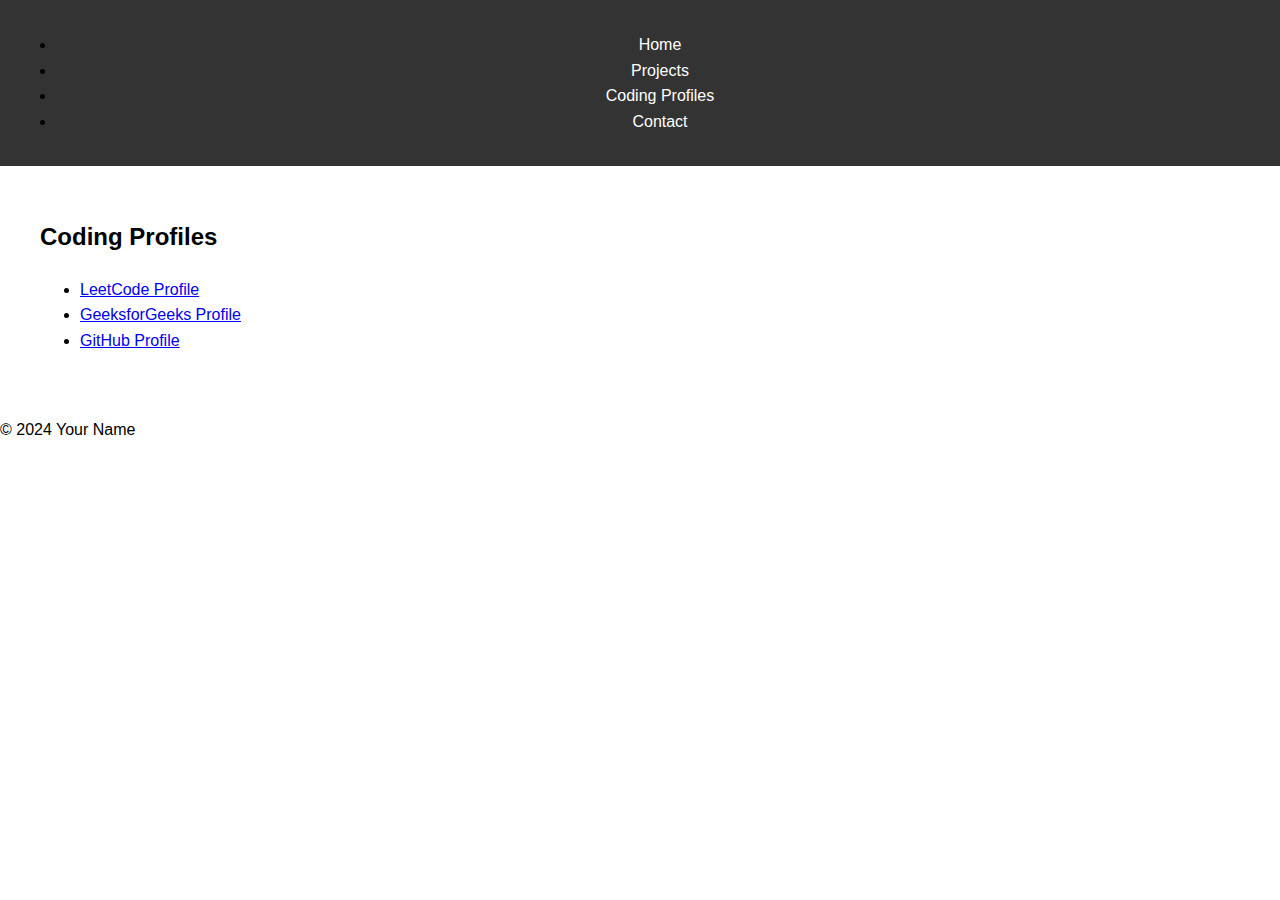
<file: coding.html>
<!DOCTYPE html>
<html lang="en">
<head>
    <meta charset="UTF-8">
    <meta name="viewport" content="width=device-width, initial-scale=1.0">
    <meta http-equiv="X-UA-Compatible" content="ie=edge">
    <title>Coding Profiles - [Your Name]</title>
    <link rel="stylesheet" href="styles.css">
</head>
<body>

    <header>
        <nav>
            <ul>
                <li><a href="index.html">Home</a></li>
                <li><a href="projects.html">Projects</a></li>
                <li><a href="coding.html">Coding Profiles</a></li>
                <li><a href="index.html#contact">Contact</a></li>
            </ul>
        </nav>
    </header>

    <section class="section">
        <div class="container">
            <h2>Coding Profiles</h2>
            <ul>
                <li><a href="https://leetcode.com/yourprofile">LeetCode Profile</a></li>
                <li><a href="https://geeksforgeeks.org/user/yourprofile">GeeksforGeeks Profile</a></li>
                <li><a href="https://github.com/yourusername">GitHub Profile</a></li>
            </ul>
        </div>
    </section>

    <footer>
        <p>&copy; 2024 Your Name</p>
    </footer>

</body>
</html>
</file>
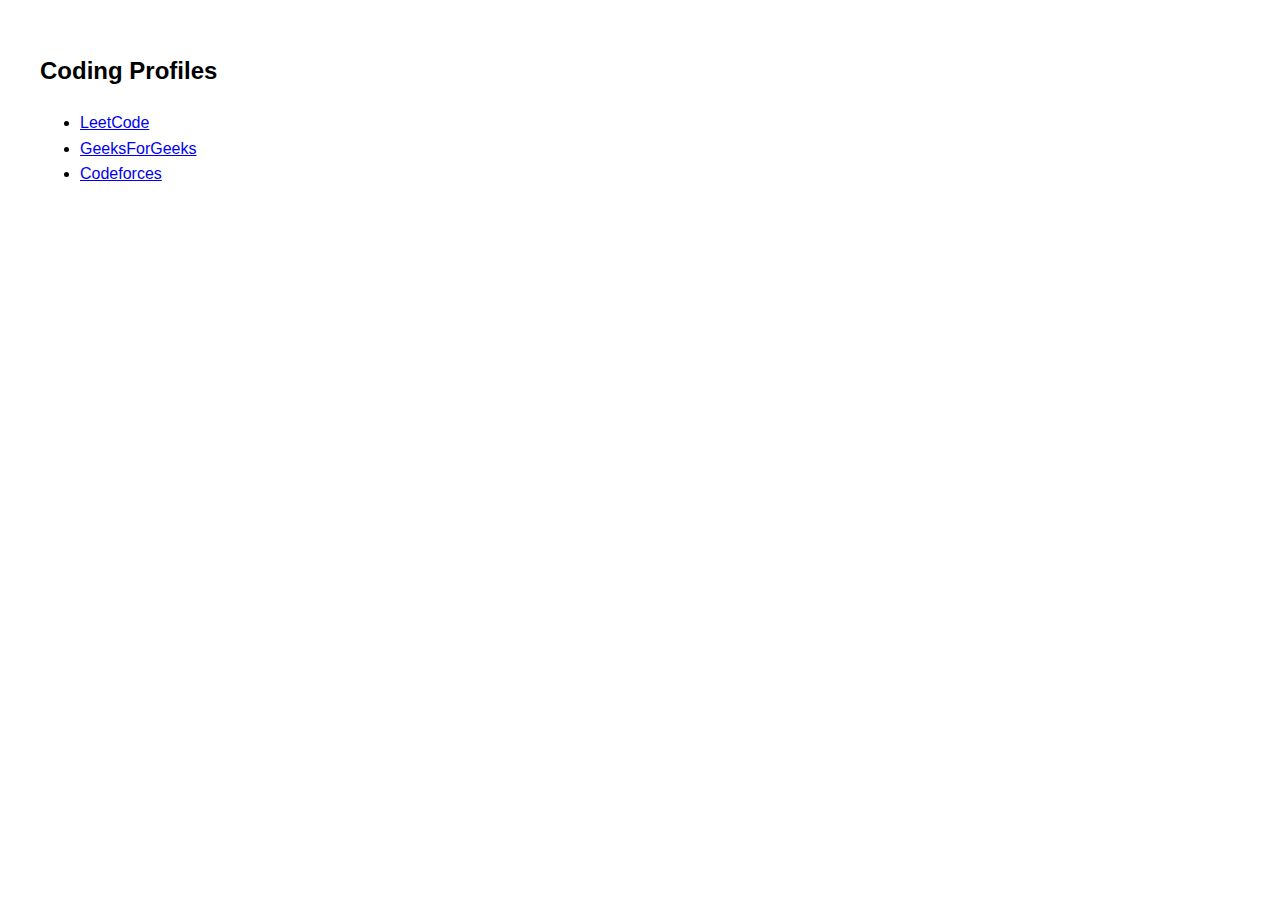
<file: coding_profiles.html>
<!DOCTYPE html>
<html lang="en">
<head>
    <meta charset="UTF-8">
    <meta name="viewport" content="width=device-width, initial-scale=1.0">
    <meta http-equiv="X-UA-Compatible" content="ie=edge">
    <title>Coding Profiles - Sonu Yadav</title>
    <link rel="stylesheet" href="styles.css">
</head>
<body>

    <section id="coding-profiles" class="section">
        <div class="container">
            <h2>Coding Profiles</h2>
            <ul>
                <li><a href="https://leetcode.com/sonuyadav5504" target="_blank">LeetCode</a></li>
                <li><a href="https://www.geeksforgeeks.org/sonuyadav5504" target="_blank">GeeksForGeeks</a></li>
                <li><a href="https://www.codeforces.com/sonuyadav5504" target="_blank">Codeforces</a></li>
                <!-- Add more coding profiles -->
            </ul>
        </div>
    </section>

</body>
</html>
</file>
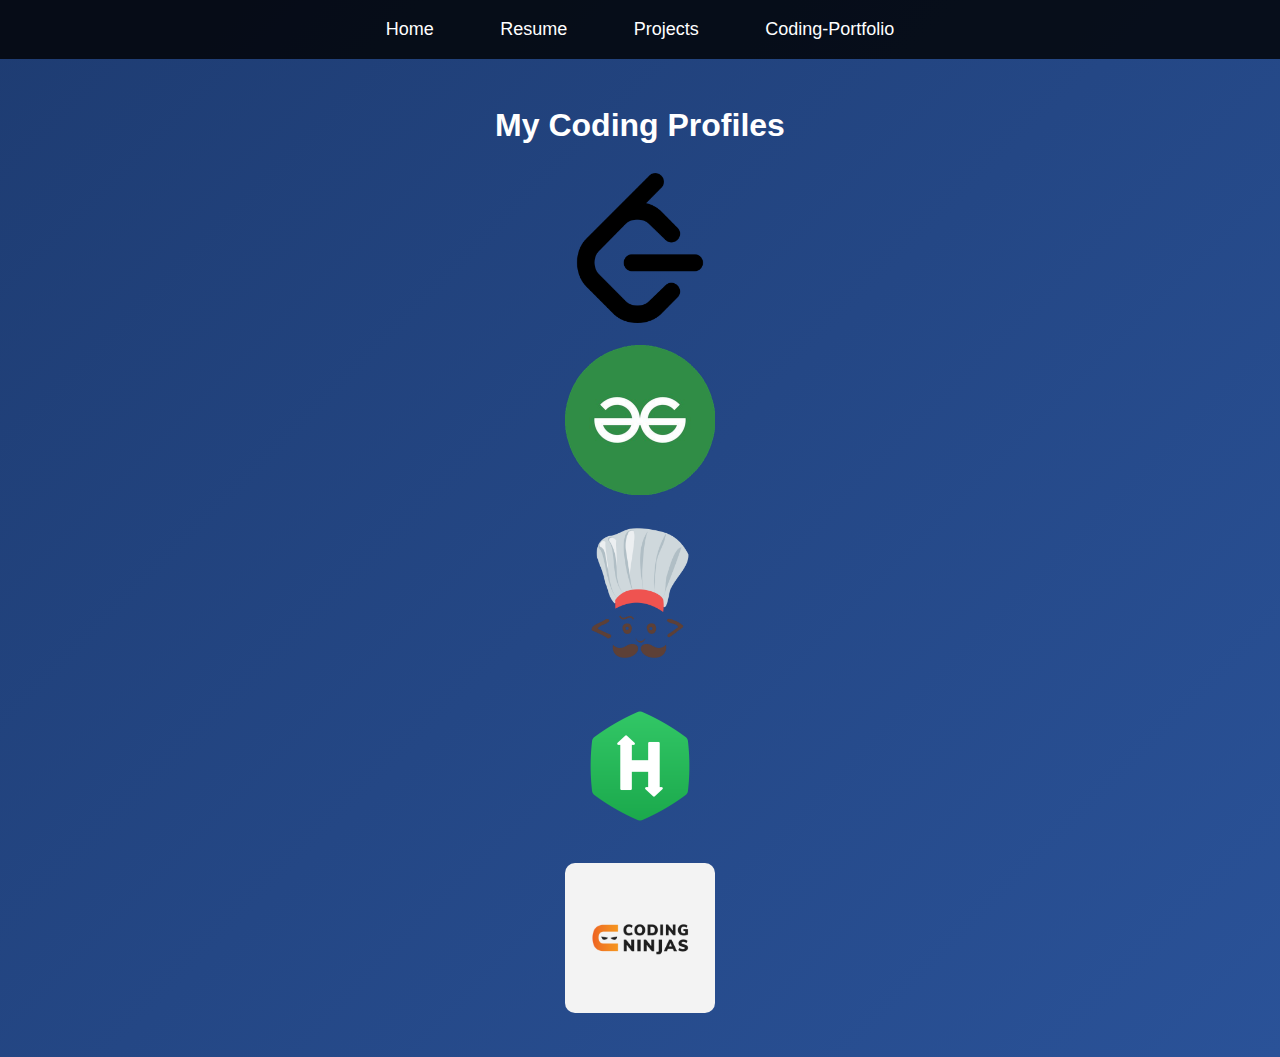
<file: links.html>
<!DOCTYPE html>
<html lang="en">
<head>
    <meta charset="UTF-8">
    <meta name="viewport" content="width=device-width, initial-scale=1.0">
    <title>My Coding Profiles</title>
    <link rel="stylesheet" href="styles.css">
    <style>
        body {
            font-family: Arial, sans-serif;
            background: linear-gradient(135deg, #1e3c72, #2a5298);
            color: white;
            text-align: center;
            margin: 0;
            padding: 0;
        }

        nav {
            background: rgba(0, 0, 0, 0.8);
            padding: 15px;
        }

        nav a {
            color: white;
            text-decoration: none;
            margin: 0 15px;
            font-size: 18px;
            transition: color 0.3s;
        }

        nav a:hover {
            color: #ffeb3b;
        }

        .container {
            padding: 20px;
            max-width: 600px;
            margin: auto;
        }

        .links-list {
            list-style: none;
            padding: 0;
        }

        .links-list li {
            margin: 15px 0;
        }

        .links-list a {
            display: inline-block;
            text-decoration: none;
        }

        .links-list img {
            width: 150px;  /* Set fixed width */
            height: auto;  /* Maintain aspect ratio */
            transition: transform 0.3s;
            border-radius: 10px;
        }

        .links-list img:hover {
            transform: scale(1.1); /* Slight zoom on hover */
        }
    </style>
</head>
<body>
    <nav>
        <a href="index.html">Home</a>
        <a href="resume.html">Resume</a>
        <a href="projects.html">Projects</a>
        <a href="links.html">Coding-Portfolio</a> <!-- Fixed typo -->
    </nav>

    <div class="container">
        <h1>My Coding Profiles</h1>
        <ul class="links-list">
            <li>
                <a href="https://leetcode.com/u/sonuyadav5504/" target="_blank">
                    <img src="assets/images/leetcode.png" alt="LeetCode Profile">
                </a>
            </li>
            <li>
                <a href="https://www.geeksforgeeks.org/user/s4sonumonuasu/" target="_blank">
                    <img src="assets/images/geeksforgeeks.png" alt="GeeksforGeeks Profile">
                </a>
            </li>
            <li>
                <a href="https://www.codechef.com/users/sonuyadav5504" target="_blank">
                    <img src="assets/images/codechef.png" alt="CodeChef Profile">
                </a>
            </li>
            <li>
                <a href="https://www.hackerrank.com/profile/s4sonumonuasu" target="_blank">
                    <img src="assets/images/hackerrank.png" alt="HackerRank Profile">
                </a>
            </li>
            <li>
                <a href="https://www.naukri.com/code360/profile/18fb0839-e4fa-4957-ae82-7b245e04998b" target="_blank">
                    <img src="assets/images/codingninja.png" alt="Coding Ninja Profile">
                </a>
            </li>
        </ul>
    </div>
</body>
</html>
</file>
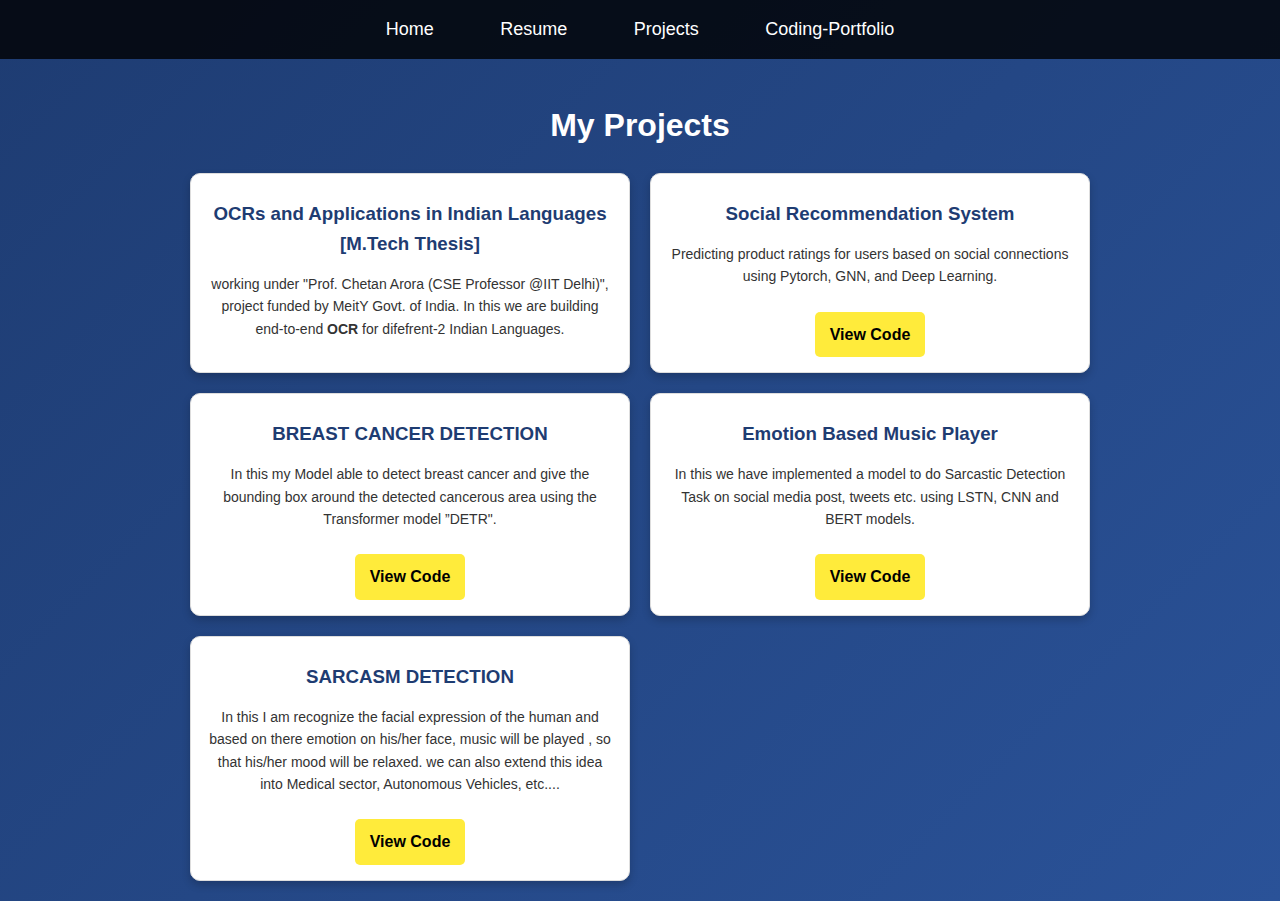
<file: projects.html>
<!DOCTYPE html>
<html>
<head>
    <title>Projects</title>
    <link rel="stylesheet" href="styles.css">
    <style>
        body {
            font-family: Arial, sans-serif;
            background: linear-gradient(135deg, #1e3c72, #2a5298);
            color: white;
            text-align: center;
            margin: 0;
            padding: 0;
        }

        nav {
            background: rgba(0, 0, 0, 0.8);
            padding: 15px;
        }

        nav a {
            color: white;
            text-decoration: none;
            margin: 0 15px;
            font-size: 18px;
            transition: color 0.3s;
        }

        nav a:hover {
            color: #ffeb3b;
        }

        .container {
            padding: 20px;
            max-width: 900px;
            margin: auto;
        }

        .project-grid {
            display: grid;
            grid-template-columns: repeat(auto-fit, minmax(300px, 1fr));
            gap: 20px;
            margin-top: 20px;
        }

        .project-card {
            background: white;
            color: #1e3c72;
            padding: 15px;
            border-radius: 10px;
            box-shadow: 0 4px 8px rgba(0, 0, 0, 0.2);
            transition: transform 0.3s ease-in-out;
        }

        .project-card:hover {
            transform: scale(1.05);
        }

        .project-card h3 {
            margin: 10px 0;
        }

        .project-card p {
            font-size: 14px;
            color: #333;
        }

        .project-card a {
            display: inline-block;
            margin-top: 10px;
            background: #ffeb3b;
            color: black;
            padding: 10px 15px;
            border-radius: 5px;
            text-decoration: none;
            font-weight: bold;
            transition: background 0.3s;
        }

        .project-card a:hover {
            background: #ff9800;
        }
    </style>
</head>
<body>
    <nav>
        <a href="index.html">Home</a>
        <a href="resume.html">Resume</a>
        <a href="projects.html">Projects</a>
        <a href="links.html">Coding-Portfolio</a>
    </nav>

    <div class="container">
        <h1>My Projects</h1>
        
        <div class="project-grid">
            <div class="project-card">
                <h3>OCRs and Applications in Indian Languages <strong>[M.Tech Thesis]</strong></h3>
                <p>working under "Prof. Chetan Arora (CSE Professor @IIT Delhi)", project funded by MeitY Govt. of India.
                In this we are building end-to-end <Strong>OCR</Strong> for difefrent-2 Indian Languages.</p>
<!--                 <a href="https://github.com/sonuyadav5504/Social-Recommendation-using-GNN" target="_blank">View Code</a> -->
            </div>
            <div class="project-card">
                <h3>Social Recommendation System</h3>
                <p>Predicting product ratings for users based on social connections using Pytorch, GNN, and Deep Learning.</p>
                <a href="https://github.com/sonuyadav5504/Social-Recommendation-using-GNN" target="_blank">View Code</a>
            </div>
            <div class="project-card">
                <h3>BREAST CANCER DETECTION</h3>
                <p>In this my Model able to detect breast cancer and give the bounding box around the detected cancerous area using the Transformer model ”DETR".</p>
                <a href="https://github.com/sonuyadav5504/Breast-Cancer-Detection" target="_blank">View Code</a>
            </div>   
            <div class="project-card">
                <h3>Emotion Based Music Player</h3>
                <p>In this we have implemented a model to do Sarcastic Detection Task on social media post, tweets etc. using LSTN, CNN and BERT models.</p>
                <a href="https://github.com/sonuyadav5504/Emotion-Based-Music-Player" target="_blank">View Code</a>
            </div>              
            <div class="project-card">
                <h3>SARCASM DETECTION</h3>
                <p>In this I am recognize the facial expression of the human and based on there emotion on his/her face, music will be played , so that his/her mood will be relaxed.
we can also extend this idea into Medical sector, Autonomous Vehicles, etc....</p>
                <a href="https://github.com/sonuyadav5504/Sarcasm-Detection" target="_blank">View Code</a>
            </div>               
            <!-- Add more project cards here -->
        </div>
    </div>
</body>
</html>
</file>
<file: styles.css>
body {
    font-family: Arial, sans-serif;
    margin: 0;
    padding: 0;
    line-height: 1.6;
}

nav {
    background-color: #333;
    padding: 1rem;
    text-align: center;
}

nav a {
    color: white;
    text-decoration: none;
    margin: 0 1rem;
    padding: 0.5rem 1rem;
}

nav a:hover {
    background-color: #555;
}

.container {
    max-width: 1200px;
    margin: 0 auto;
    padding: 2rem;
}

.profile-img {
    width: 200px;
    height: 200px;
    border-radius: 50%;
    display: block;
    margin: 0 auto;
}

.project-grid {
    display: grid;
    grid-template-columns: repeat(auto-fit, minmax(300px, 1fr));
    gap: 2rem;
    margin-top: 2rem;
}

.project-card {
    border: 1px solid #ddd;
    padding: 1.5rem;
    border-radius: 8px;
}

/* Resume page specific styles */
.download-btn {
    display: inline-block;
    padding: 12px 24px;
    background-color: #007bff;
    color: white;
    text-decoration: none;
    border-radius: 5px;
    margin: 20px 0;
}

.download-btn:hover {
    background-color: #0056b3;
}

.view-btn {
    display: inline-block;
    padding: 12px 24px;
    background-color: #28a745;
    color: white;
    text-decoration: none;
    border-radius: 5px;
    margin-left: 15px;
}

/* PDF embed styling */
embed {
    border: 1px solid #ddd;
    margin-top: 20px;
}

/* Google Drive link style */
.drive-link {
    color: #1a73e8;
    text-decoration: none;
    border-bottom: 2px solid #1a73e8;
    padding-bottom: 2px;
}

/* Add more styles as needed */
</file>
